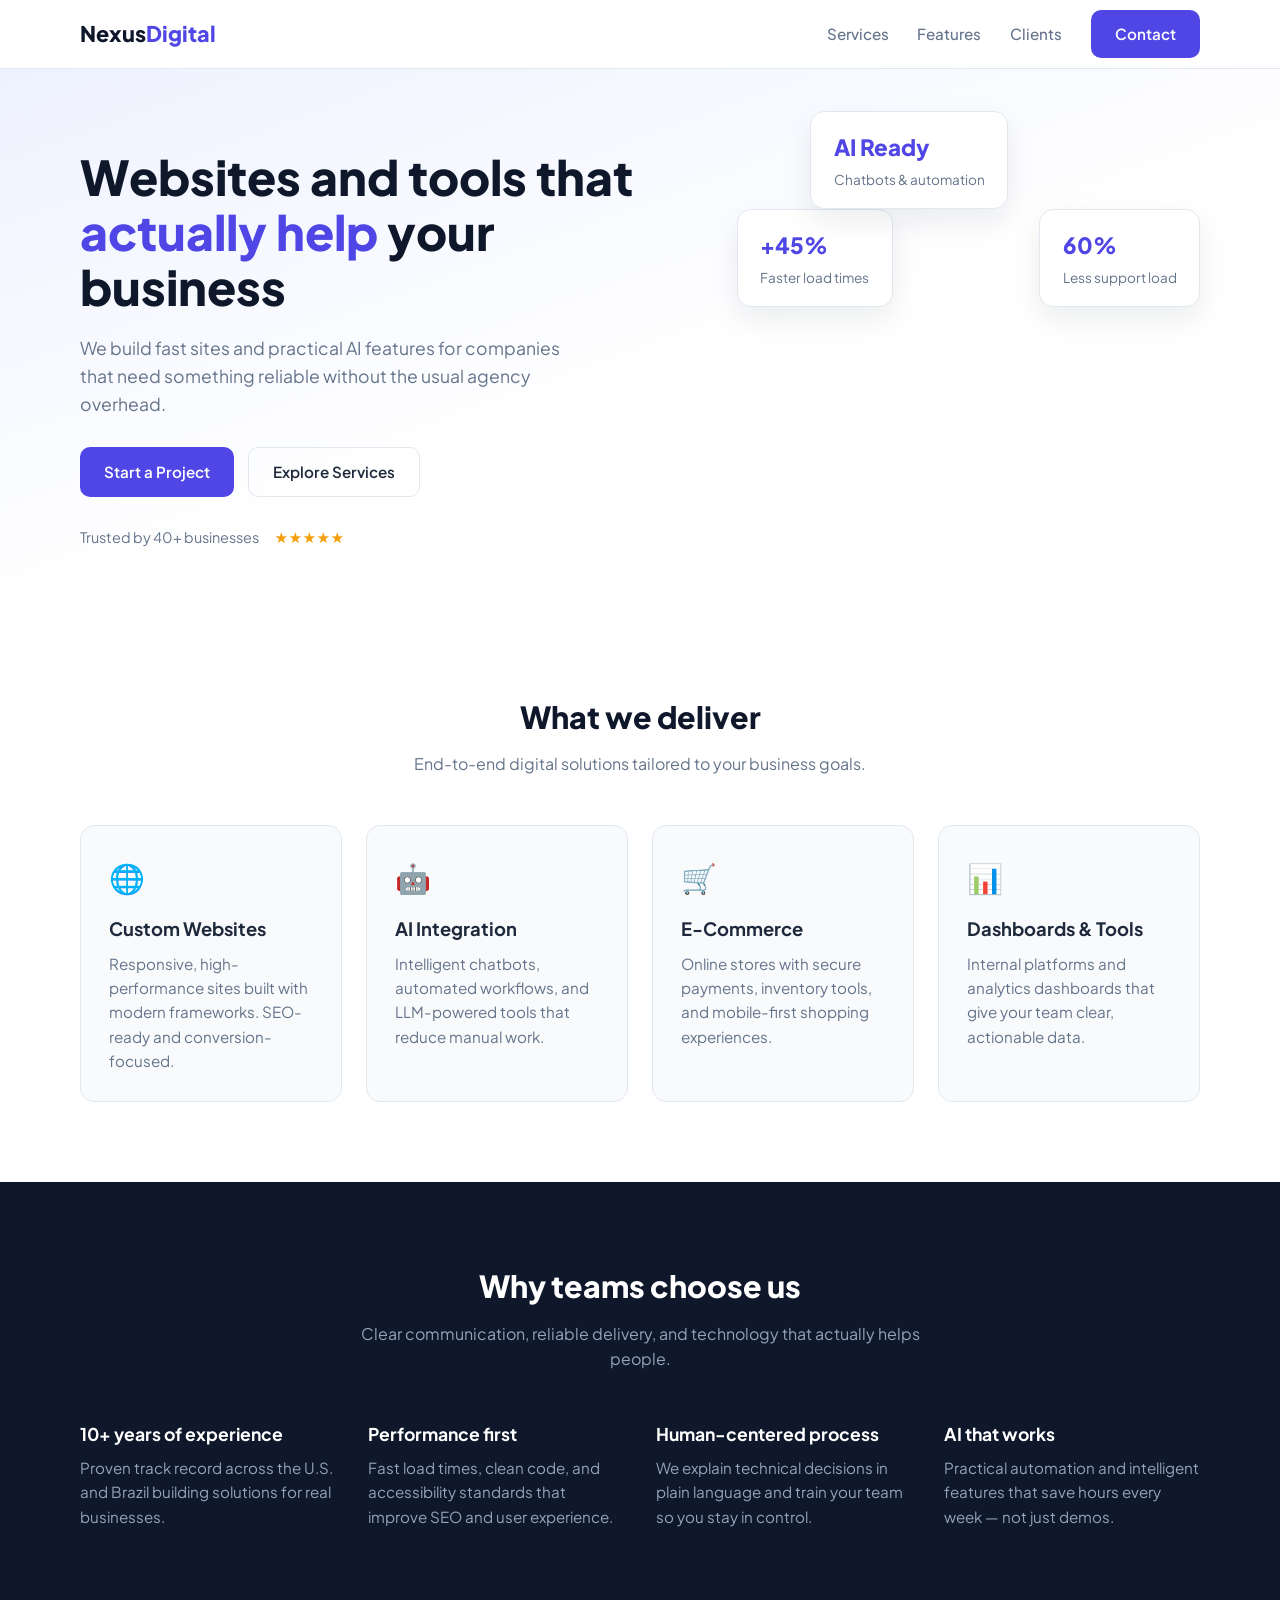
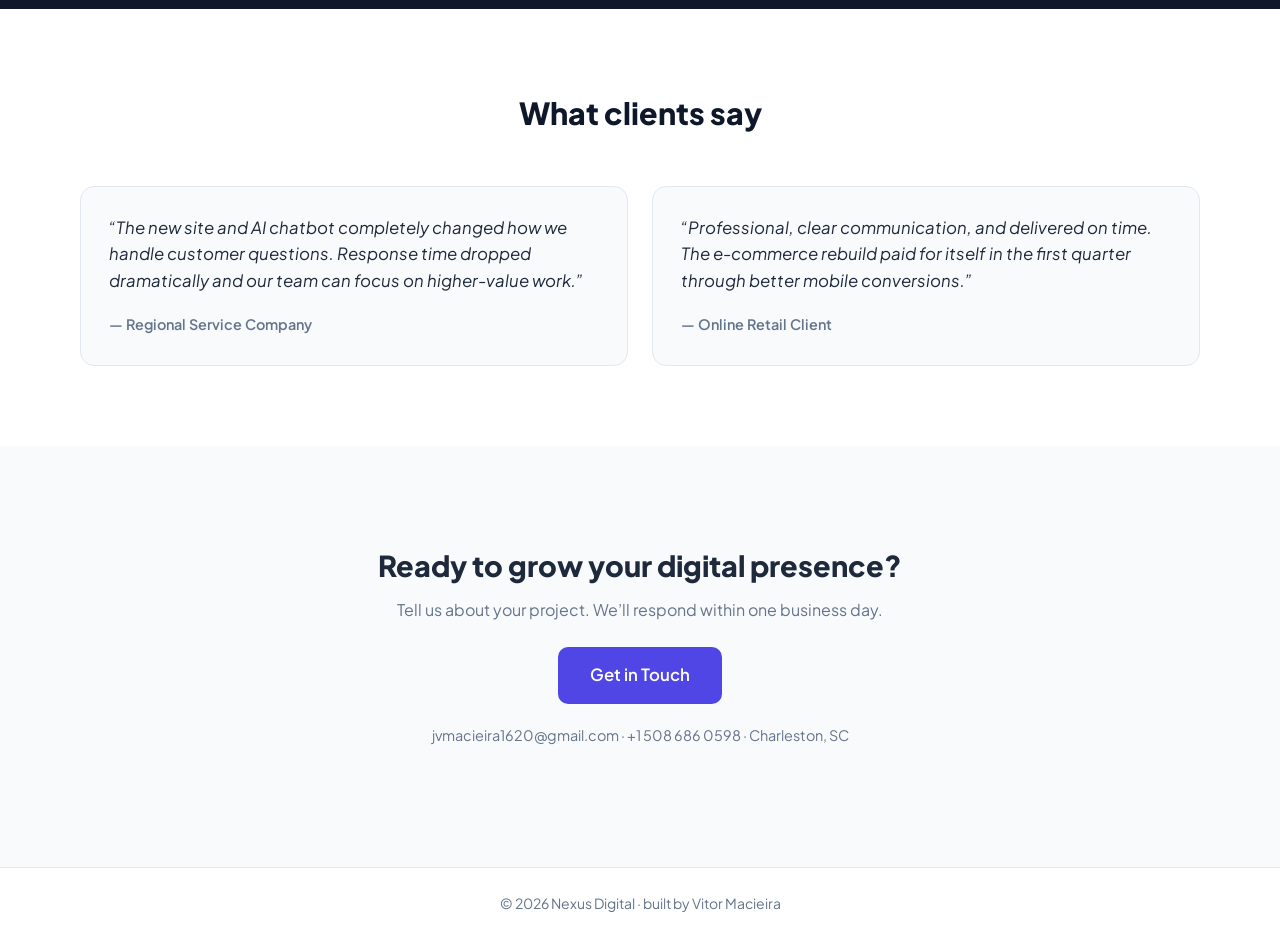
<file: business-landing/index.html>
<!DOCTYPE html>
<html lang="en">
<head>
  <meta charset="UTF-8" />
  <meta name="viewport" content="width=device-width, initial-scale=1.0" />
  <title>Nexus Digital</title>
  <meta name="description" content="Web development, AI tools and digital solutions for small and mid-size businesses." />
  <link rel="preconnect" href="https://fonts.googleapis.com" />
  <link href="https://fonts.googleapis.com/css2?family=Plus+Jakarta+Sans:wght@400;500;600;700;800&display=swap" rel="stylesheet" />
  <link rel="stylesheet" href="styles.css" />
</head>
<body>
  <header class="header">
    <div class="container nav">
      <a href="#" class="logo">Nexus<span>Digital</span></a>
      <nav>
        <a href="#services">Services</a>
        <a href="#features">Features</a>
        <a href="#testimonials">Clients</a>
        <a href="#contact" class="btn btn-nav">Contact</a>
      </nav>
    </div>
  </header>

  <section class="hero">
    <div class="container hero-inner">
      <div class="hero-text">
        <h1>Websites and tools that <span>actually help</span> your business</h1>
        <p>
          We build fast sites and practical AI features for companies that need
          something reliable without the usual agency overhead.
        </p>
        <div class="hero-ctas">
          <a href="#contact" class="btn btn-primary">Start a Project</a>
          <a href="#services" class="btn btn-ghost">Explore Services</a>
        </div>
        <div class="trust">
          <span>Trusted by 40+ businesses</span>
          <span class="stars">★★★★★</span>
        </div>
      </div>
      <div class="hero-visual">
        <div class="card-stack">
          <div class="float-card c1">
            <strong>+45%</strong>
            <span>Faster load times</span>
          </div>
          <div class="float-card c2">
            <strong>60%</strong>
            <span>Less support load</span>
          </div>
          <div class="float-card c3">
            <strong>AI Ready</strong>
            <span>Chatbots & automation</span>
          </div>
        </div>
      </div>
    </div>
  </section>

  <section id="services" class="section">
    <div class="container">
      <div class="section-head">
        <h2>What we deliver</h2>
        <p>End-to-end digital solutions tailored to your business goals.</p>
      </div>
      <div class="services-grid">
        <article class="service">
          <div class="icon">🌐</div>
          <h3>Custom Websites</h3>
          <p>Responsive, high-performance sites built with modern frameworks. SEO-ready and conversion-focused.</p>
        </article>
        <article class="service">
          <div class="icon">🤖</div>
          <h3>AI Integration</h3>
          <p>Intelligent chatbots, automated workflows, and LLM-powered tools that reduce manual work.</p>
        </article>
        <article class="service">
          <div class="icon">🛒</div>
          <h3>E-Commerce</h3>
          <p>Online stores with secure payments, inventory tools, and mobile-first shopping experiences.</p>
        </article>
        <article class="service">
          <div class="icon">📊</div>
          <h3>Dashboards & Tools</h3>
          <p>Internal platforms and analytics dashboards that give your team clear, actionable data.</p>
        </article>
      </div>
    </div>
  </section>

  <section id="features" class="section section-dark">
    <div class="container">
      <div class="section-head light">
        <h2>Why teams choose us</h2>
        <p>Clear communication, reliable delivery, and technology that actually helps people.</p>
      </div>
      <div class="features-list">
        <div class="feature">
          <h3>10+ years of experience</h3>
          <p>Proven track record across the U.S. and Brazil building solutions for real businesses.</p>
        </div>
        <div class="feature">
          <h3>Performance first</h3>
          <p>Fast load times, clean code, and accessibility standards that improve SEO and user experience.</p>
        </div>
        <div class="feature">
          <h3>Human-centered process</h3>
          <p>We explain technical decisions in plain language and train your team so you stay in control.</p>
        </div>
        <div class="feature">
          <h3>AI that works</h3>
          <p>Practical automation and intelligent features that save hours every week — not just demos.</p>
        </div>
      </div>
    </div>
  </section>

  <section id="testimonials" class="section">
    <div class="container">
      <div class="section-head">
        <h2>What clients say</h2>
      </div>
      <div class="testimonials">
        <blockquote>
          <p>“The new site and AI chatbot completely changed how we handle customer questions. Response time dropped dramatically and our team can focus on higher-value work.”</p>
          <cite>— Regional Service Company</cite>
        </blockquote>
        <blockquote>
          <p>“Professional, clear communication, and delivered on time. The e-commerce rebuild paid for itself in the first quarter through better mobile conversions.”</p>
          <cite>— Online Retail Client</cite>
        </blockquote>
      </div>
    </div>
  </section>

  <section id="contact" class="section cta-section">
    <div class="container cta-box">
      <h2>Ready to grow your digital presence?</h2>
      <p>Tell us about your project. We’ll respond within one business day.</p>
      <a href="mailto:jvmacieira1620@gmail.com" class="btn btn-primary btn-lg">Get in Touch</a>
      <p class="cta-meta">jvmacieira1620@gmail.com · +1 508 686 0598 · Charleston, SC</p>
    </div>
  </section>

  <footer class="footer">
    <div class="container">
      <p>© 2026 Nexus Digital · built by Vitor Macieira</p>
    </div>
  </footer>
</body>
</html>
</file>
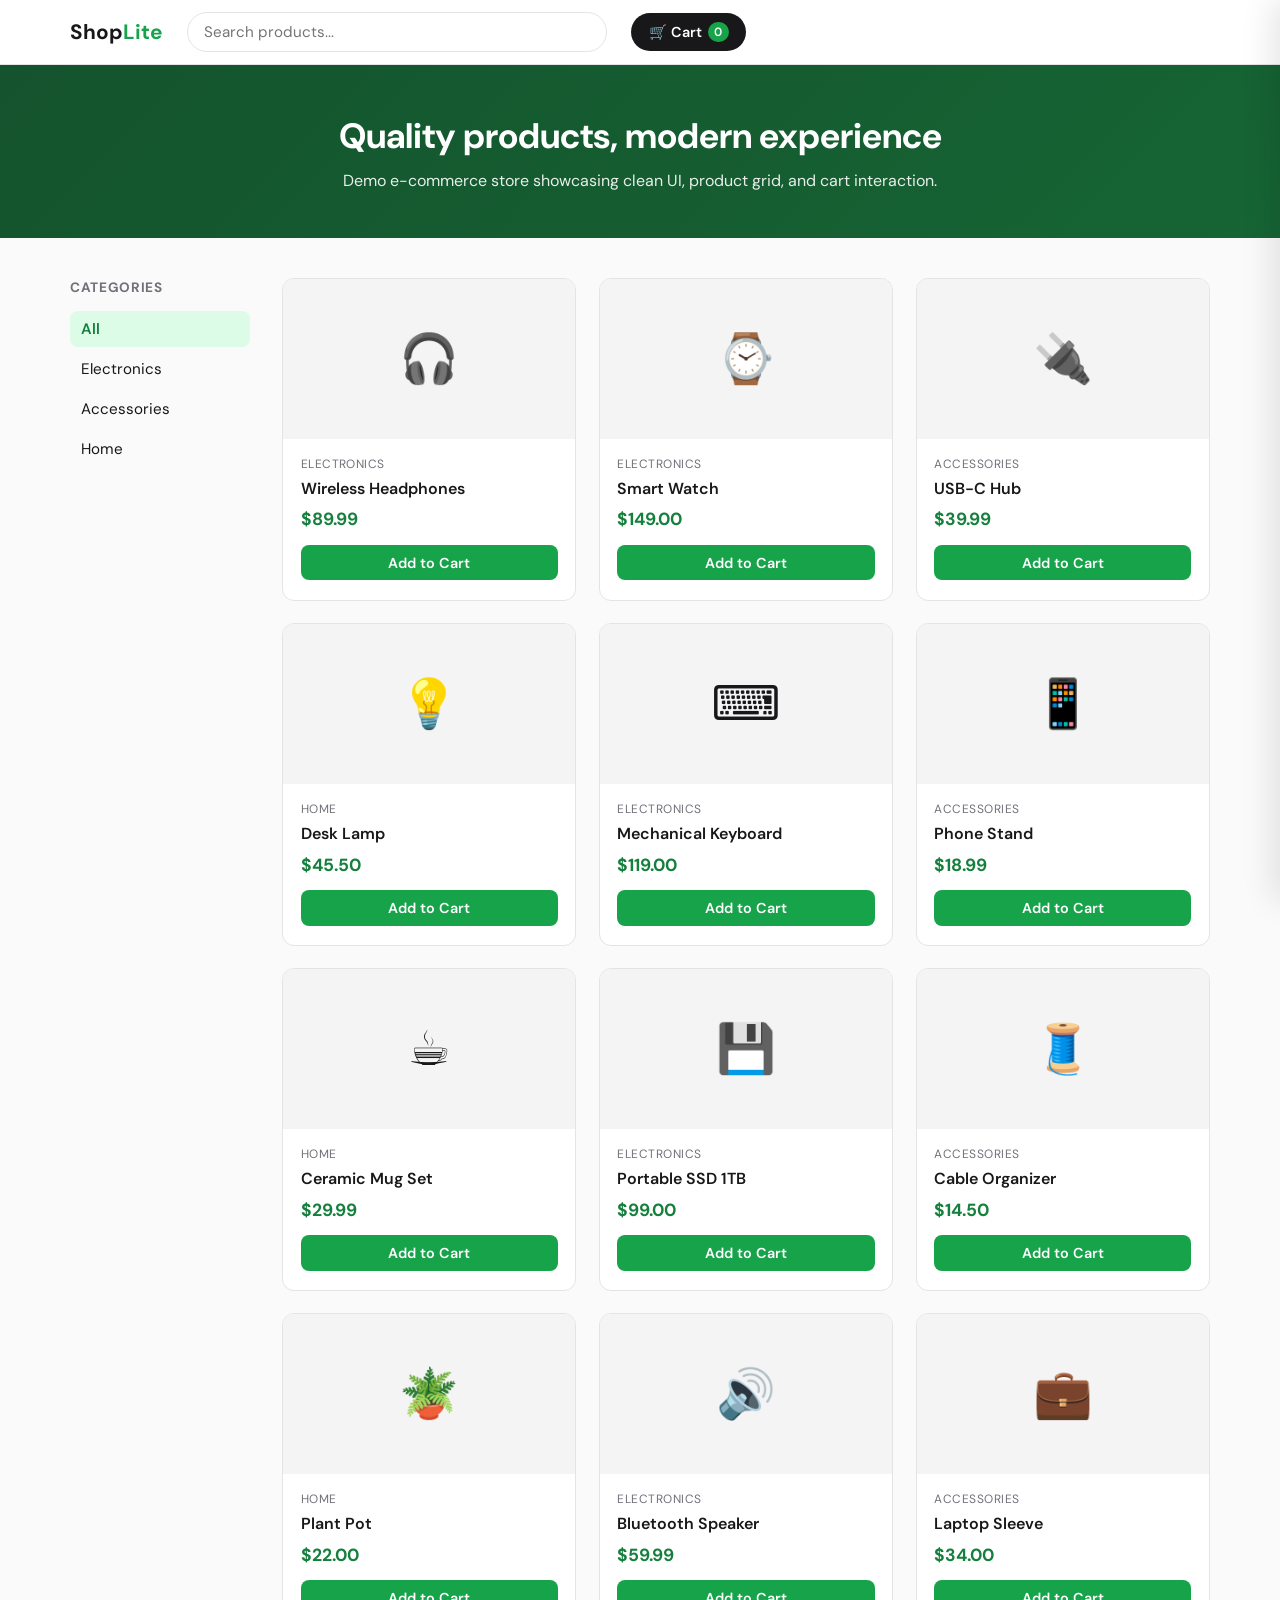
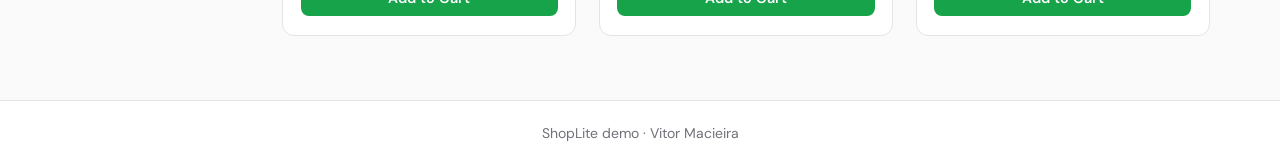
<file: ecommerce-demo/index.html>
<!DOCTYPE html>
<html lang="en">
<head>
  <meta charset="UTF-8" />
  <meta name="viewport" content="width=device-width, initial-scale=1.0" />
  <title>ShopLite | Demo Store</title>
  <link rel="preconnect" href="https://fonts.googleapis.com" />
  <link href="https://fonts.googleapis.com/css2?family=DM+Sans:wght@400;500;600;700&display=swap" rel="stylesheet" />
  <link rel="stylesheet" href="styles.css" />
</head>
<body>
  <header class="header">
    <div class="container bar">
      <a href="#" class="logo">Shop<span>Lite</span></a>
      <div class="search">
        <input type="search" placeholder="Search products..." id="search" />
      </div>
      <button class="cart-btn" id="cart-toggle">
        🛒 Cart <span class="badge" id="cart-count">0</span>
      </button>
    </div>
  </header>

  <section class="banner">
    <div class="container">
      <h1>Quality products, modern experience</h1>
      <p>Demo e-commerce store showcasing clean UI, product grid, and cart interaction.</p>
    </div>
  </section>

  <main class="container main">
    <aside class="filters">
      <h3>Categories</h3>
      <button class="filter active" data-cat="all">All</button>
      <button class="filter" data-cat="electronics">Electronics</button>
      <button class="filter" data-cat="accessories">Accessories</button>
      <button class="filter" data-cat="home">Home</button>
    </aside>

    <section class="products" id="products">
      <!-- filled by JS -->
    </section>
  </main>

  <div class="overlay" id="overlay"></div>
  <aside class="cart-drawer" id="cart-drawer">
    <div class="cart-head">
      <h2>Your Cart</h2>
      <button id="close-cart">✕</button>
    </div>
    <div class="cart-items" id="cart-items"></div>
    <div class="cart-footer">
      <div class="total">Total: <strong id="cart-total">$0.00</strong></div>
      <button class="btn checkout" id="checkout">Checkout (Demo)</button>
    </div>
  </aside>

  <footer class="footer">
    <div class="container">
      <p>ShopLite demo · Vitor Macieira</p>
    </div>
  </footer>

  <script src="script.js"></script>
</body>
</html>
</file>
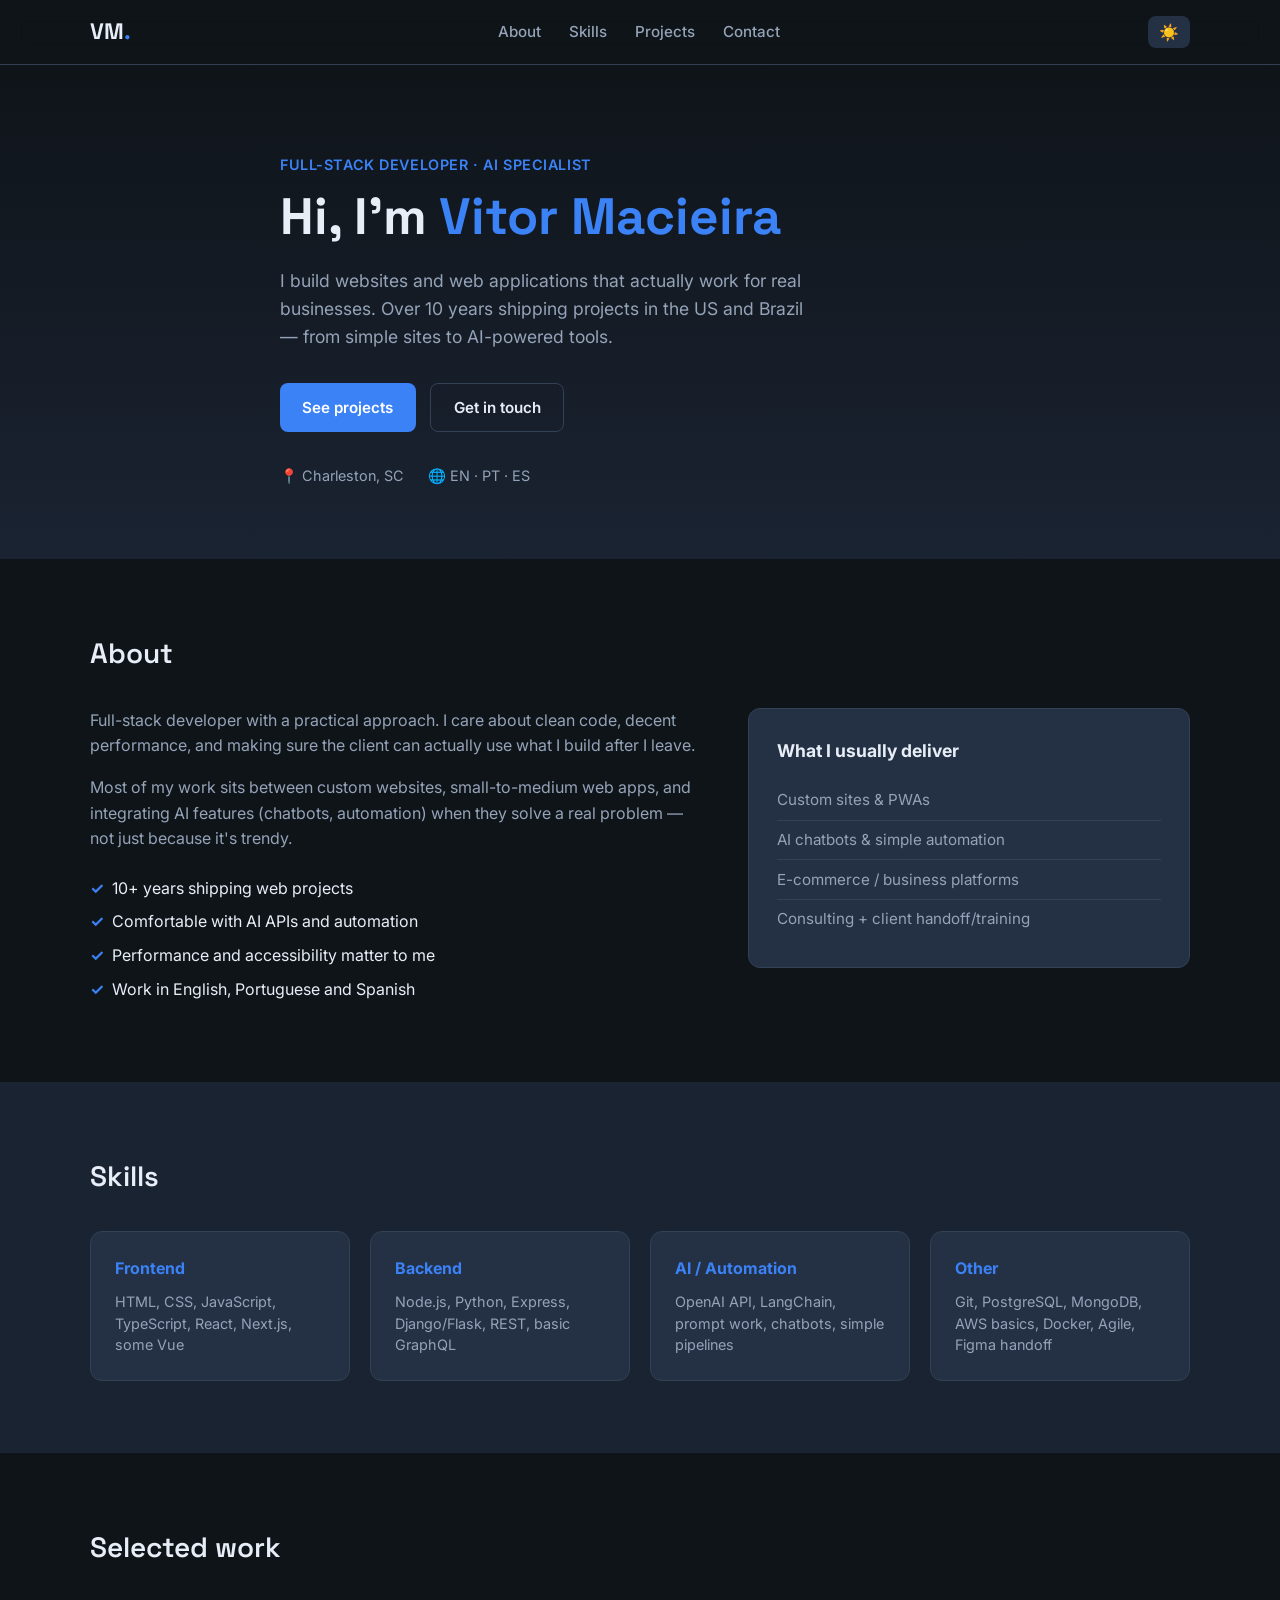
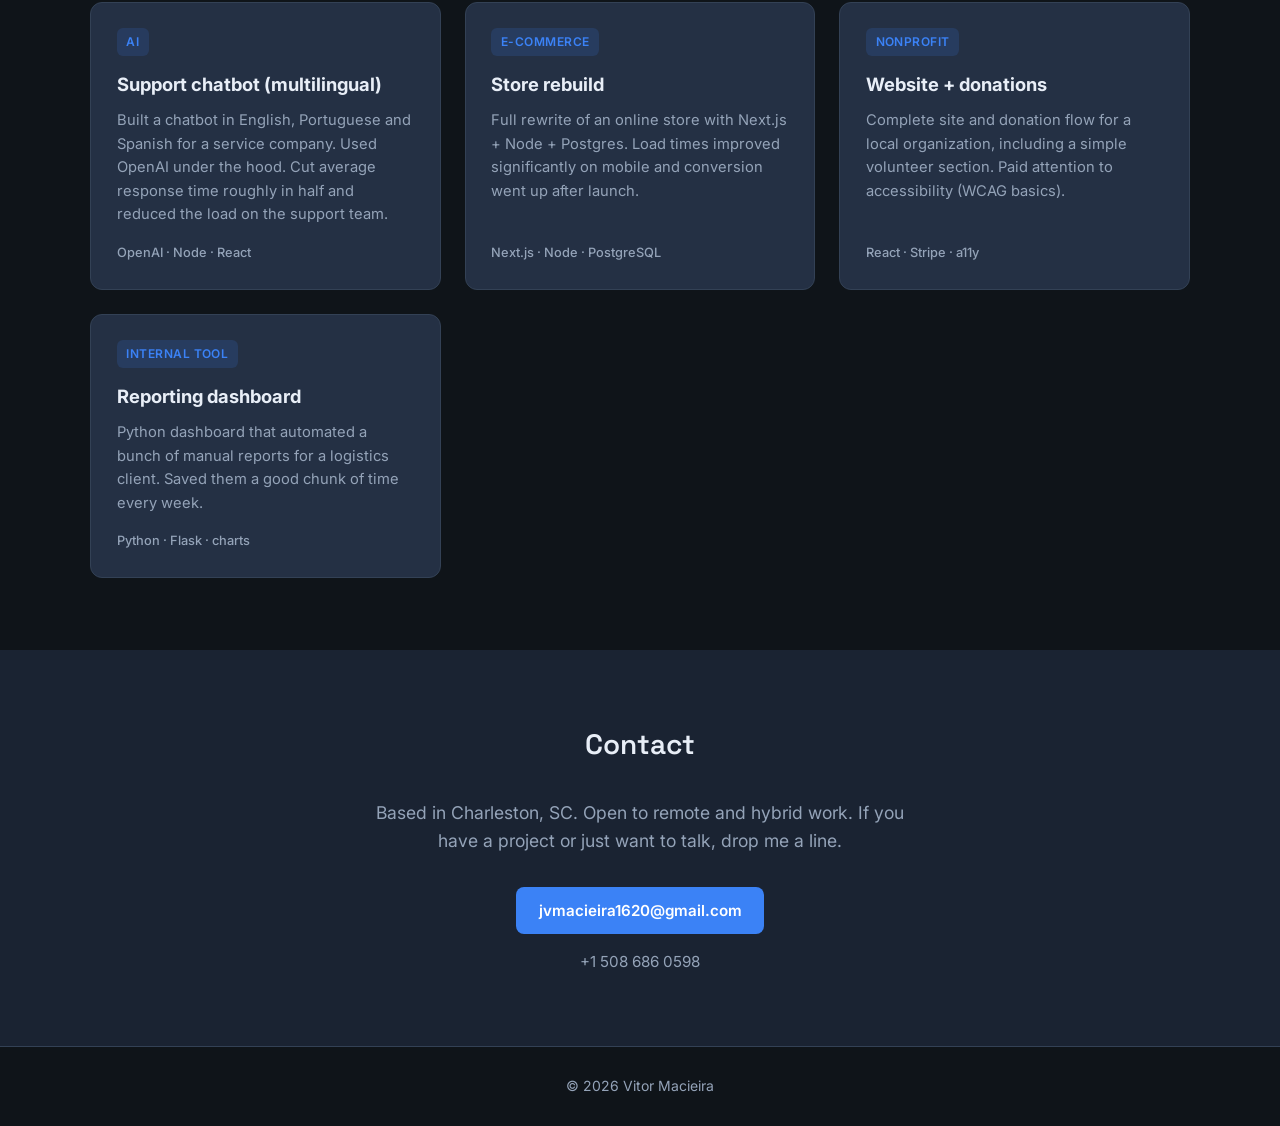
<file: portfolio-ai/index.html>
<!DOCTYPE html>
<html lang="en">
<head>
  <meta charset="UTF-8">
  <meta name="viewport" content="width=device-width, initial-scale=1.0">
  <title>Vitor Macieira – Full-Stack Developer</title>
  <meta name="description" content="Portfolio of Vitor Macieira. Full-stack developer focused on web apps and practical AI integration.">
  <link rel="preconnect" href="https://fonts.googleapis.com">
  <link rel="preconnect" href="https://fonts.gstatic.com" crossorigin>
  <link href="https://fonts.googleapis.com/css2?family=Inter:wght@400;500;600;700&family=Space+Grotesk:wght@500;600;700&display=swap" rel="stylesheet">
  <link rel="stylesheet" href="styles.css">
</head>
<body>
  <header class="header">
    <div class="container nav">
      <a href="#home" class="logo">VM<span>.</span></a>
      <nav class="nav-links">
        <a href="#about">About</a>
        <a href="#skills">Skills</a>
        <a href="#projects">Projects</a>
        <a href="#contact">Contact</a>
      </nav>
      <button class="btn btn-sm" id="theme-toggle" aria-label="Toggle dark/light mode">☀️</button>
    </div>
  </header>

  <section id="home" class="hero">
    <div class="container hero-content">
      <p class="eyebrow">Full-Stack Developer · AI Specialist</p>
      <h1>Hi, I'm <span>Vitor Macieira</span></h1>
      <p class="lead">
        I build websites and web applications that actually work for real businesses.
        Over 10 years shipping projects in the US and Brazil — from simple sites to AI-powered tools.
      </p>
      <div class="hero-actions">
        <a href="#projects" class="btn btn-primary">See projects</a>
        <a href="#contact" class="btn btn-outline">Get in touch</a>
      </div>
      <div class="hero-meta">
        <span>📍 Charleston, SC</span>
        <span>🌐 EN · PT · ES</span>
      </div>
    </div>
  </section>

  <section id="about" class="section">
    <div class="container">
      <h2 class="section-title">About</h2>
      <div class="about-grid">
        <div class="about-text">
          <p>
            Full-stack developer with a practical approach. I care about clean code, decent performance,
            and making sure the client can actually use what I build after I leave.
          </p>
          <p>
            Most of my work sits between custom websites, small-to-medium web apps, and integrating
            AI features (chatbots, automation) when they solve a real problem — not just because it's trendy.
          </p>
          <ul class="highlights">
            <li>10+ years shipping web projects</li>
            <li>Comfortable with AI APIs and automation</li>
            <li>Performance and accessibility matter to me</li>
            <li>Work in English, Portuguese and Spanish</li>
          </ul>
        </div>
        <div class="about-card">
          <h3>What I usually deliver</h3>
          <ul>
            <li>Custom sites & PWAs</li>
            <li>AI chatbots & simple automation</li>
            <li>E-commerce / business platforms</li>
            <li>Consulting + client handoff/training</li>
          </ul>
        </div>
      </div>
    </div>
  </section>

  <section id="skills" class="section section-alt">
    <div class="container">
      <h2 class="section-title">Skills</h2>
      <div class="skills-grid">
        <div class="skill-card">
          <h3>Frontend</h3>
          <p>HTML, CSS, JavaScript, TypeScript, React, Next.js, some Vue</p>
        </div>
        <div class="skill-card">
          <h3>Backend</h3>
          <p>Node.js, Python, Express, Django/Flask, REST, basic GraphQL</p>
        </div>
        <div class="skill-card">
          <h3>AI / Automation</h3>
          <p>OpenAI API, LangChain, prompt work, chatbots, simple pipelines</p>
        </div>
        <div class="skill-card">
          <h3>Other</h3>
          <p>Git, PostgreSQL, MongoDB, AWS basics, Docker, Agile, Figma handoff</p>
        </div>
      </div>
    </div>
  </section>

  <section id="projects" class="section">
    <div class="container">
      <h2 class="section-title">Selected work</h2>
      <div class="projects-grid">
        <article class="project-card">
          <div class="project-tag">AI</div>
          <h3>Support chatbot (multilingual)</h3>
          <p>
            Built a chatbot in English, Portuguese and Spanish for a service company.
            Used OpenAI under the hood. Cut average response time roughly in half and reduced
            the load on the support team.
          </p>
          <div class="project-tech">OpenAI · Node · React</div>
        </article>
        <article class="project-card">
          <div class="project-tag">E-commerce</div>
          <h3>Store rebuild</h3>
          <p>
            Full rewrite of an online store with Next.js + Node + Postgres.
            Load times improved significantly on mobile and conversion went up after launch.
          </p>
          <div class="project-tech">Next.js · Node · PostgreSQL</div>
        </article>
        <article class="project-card">
          <div class="project-tag">Nonprofit</div>
          <h3>Website + donations</h3>
          <p>
            Complete site and donation flow for a local organization, including a simple
            volunteer section. Paid attention to accessibility (WCAG basics).
          </p>
          <div class="project-tech">React · Stripe · a11y</div>
        </article>
        <article class="project-card">
          <div class="project-tag">Internal tool</div>
          <h3>Reporting dashboard</h3>
          <p>
            Python dashboard that automated a bunch of manual reports for a logistics client.
            Saved them a good chunk of time every week.
          </p>
          <div class="project-tech">Python · Flask · charts</div>
        </article>
      </div>
    </div>
  </section>

  <section id="contact" class="section section-alt">
    <div class="container contact-block">
      <h2 class="section-title">Contact</h2>
      <p class="lead">
        Based in Charleston, SC. Open to remote and hybrid work.
        If you have a project or just want to talk, drop me a line.
      </p>
      <div class="contact-info">
        <a href="mailto:jvmacieira1620@gmail.com" class="btn btn-primary">jvmacieira1620@gmail.com</a>
        <p>+1 508 686 0598</p>
      </div>
    </div>
  </section>

  <footer class="footer">
    <div class="container">
      <p>© 2026 Vitor Macieira</p>
    </div>
  </footer>

  <script src="script.js"></script>
</body>
</html>
</file>
<file: business-landing/styles.css>
:root {
  --bg: #ffffff;
  --bg-soft: #f8fafc;
  --dark: #0f172a;
  --text: #1e293b;
  --muted: #64748b;
  --accent: #4f46e5;
  --accent-light: #6366f1;
  --border: #e2e8f0;
  --radius: 14px;
  --font: "Plus Jakarta Sans", system-ui, sans-serif;
}

*, *::before, *::after { box-sizing: border-box; margin: 0; padding: 0; }
html { scroll-behavior: smooth; }
body {
  font-family: var(--font);
  color: var(--text);
  background: var(--bg);
  line-height: 1.6;
}

.container { width: min(1120px, 92%); margin: 0 auto; }

/* Header */
.header {
  position: sticky;
  top: 0;
  z-index: 50;
  background: rgba(255,255,255,0.92);
  backdrop-filter: blur(10px);
  border-bottom: 1px solid var(--border);
}
.nav {
  display: flex;
  align-items: center;
  justify-content: space-between;
  height: 68px;
}
.logo {
  font-weight: 800;
  font-size: 1.35rem;
  color: var(--dark);
  text-decoration: none;
}
.logo span { color: var(--accent); }
.nav nav {
  display: flex;
  align-items: center;
  gap: 1.8rem;
}
.nav nav a {
  text-decoration: none;
  color: var(--muted);
  font-weight: 500;
  font-size: 0.95rem;
  transition: color 0.2s;
}
.nav nav a:hover { color: var(--accent); }
.btn-nav {
  background: var(--accent) !important;
  color: #fff !important;
  padding: 0.5rem 1.1rem;
  border-radius: 8px;
  font-weight: 600 !important;
}

/* Buttons */
.btn {
  display: inline-flex;
  align-items: center;
  justify-content: center;
  padding: 0.75rem 1.5rem;
  border-radius: 10px;
  font-weight: 600;
  font-size: 0.95rem;
  text-decoration: none;
  border: none;
  cursor: pointer;
  transition: all 0.2s;
}
.btn-primary {
  background: var(--accent);
  color: #fff;
}
.btn-primary:hover {
  background: var(--accent-light);
  transform: translateY(-2px);
  box-shadow: 0 8px 20px rgba(79, 70, 229, 0.25);
}
.btn-ghost {
  background: transparent;
  color: var(--text);
  border: 1.5px solid var(--border);
}
.btn-ghost:hover { border-color: var(--accent); color: var(--accent); }
.btn-lg { padding: 0.95rem 2rem; font-size: 1.05rem; }

/* Hero */
.hero {
  padding: 5rem 0 4rem;
  background: linear-gradient(160deg, #eef2ff 0%, #ffffff 55%);
}
.hero-inner {
  display: grid;
  grid-template-columns: 1.2fr 1fr;
  gap: 3rem;
  align-items: center;
}
.hero-text h1 {
  font-size: clamp(2.1rem, 4.5vw, 3rem);
  font-weight: 800;
  line-height: 1.15;
  color: var(--dark);
  margin-bottom: 1.2rem;
}
.hero-text h1 span { color: var(--accent); }
.hero-text p {
  font-size: 1.1rem;
  color: var(--muted);
  max-width: 480px;
  margin-bottom: 1.8rem;
}
.hero-ctas {
  display: flex;
  flex-wrap: wrap;
  gap: 0.9rem;
  margin-bottom: 1.8rem;
}
.trust {
  display: flex;
  align-items: center;
  gap: 1rem;
  font-size: 0.9rem;
  color: var(--muted);
}
.stars { color: #f59e0b; letter-spacing: 1px; }

/* Float cards */
.hero-visual { position: relative; min-height: 280px; }
.card-stack { position: relative; height: 100%; }
.float-card {
  position: absolute;
  background: #fff;
  border: 1px solid var(--border);
  border-radius: 14px;
  padding: 1.1rem 1.4rem;
  box-shadow: 0 12px 30px rgba(15, 23, 42, 0.08);
  display: flex;
  flex-direction: column;
  gap: 0.2rem;
}
.float-card strong {
  font-size: 1.4rem;
  color: var(--accent);
  font-weight: 800;
}
.float-card span {
  font-size: 0.85rem;
  color: var(--muted);
}
.c1 { top: 10%; left: 5%; }
.c2 { top: 40%; right: 0; }
.c3 { bottom: 5%; left: 20%; }

/* Sections */
.section { padding: 5rem 0; }
.section-dark {
  background: var(--dark);
  color: #e2e8f0;
}
.section-head {
  text-align: center;
  max-width: 560px;
  margin: 0 auto 3rem;
}
.section-head h2 {
  font-size: 1.9rem;
  font-weight: 800;
  color: var(--dark);
  margin-bottom: 0.6rem;
}
.section-head p { color: var(--muted); }
.section-head.light h2 { color: #fff; }
.section-head.light p { color: #94a3b8; }

/* Services */
.services-grid {
  display: grid;
  grid-template-columns: repeat(auto-fit, minmax(240px, 1fr));
  gap: 1.5rem;
}
.service {
  background: var(--bg-soft);
  border: 1px solid var(--border);
  border-radius: var(--radius);
  padding: 1.75rem;
  transition: transform 0.2s, box-shadow 0.2s;
}
.service:hover {
  transform: translateY(-4px);
  box-shadow: 0 12px 28px rgba(15, 23, 42, 0.07);
}
.service .icon { font-size: 1.8rem; margin-bottom: 0.9rem; }
.service h3 {
  font-size: 1.15rem;
  font-weight: 700;
  margin-bottom: 0.5rem;
}
.service p {
  font-size: 0.95rem;
  color: var(--muted);
}

/* Features */
.features-list {
  display: grid;
  grid-template-columns: repeat(auto-fit, minmax(240px, 1fr));
  gap: 2rem;
}
.feature h3 {
  font-size: 1.1rem;
  font-weight: 700;
  color: #fff;
  margin-bottom: 0.5rem;
}
.feature p { color: #94a3b8; font-size: 0.95rem; }

/* Testimonials */
.testimonials {
  display: grid;
  grid-template-columns: repeat(auto-fit, minmax(300px, 1fr));
  gap: 1.5rem;
}
blockquote {
  background: var(--bg-soft);
  border: 1px solid var(--border);
  border-radius: var(--radius);
  padding: 1.75rem;
}
blockquote p {
  font-size: 1.05rem;
  color: var(--text);
  margin-bottom: 1rem;
  font-style: italic;
}
blockquote cite {
  font-size: 0.9rem;
  color: var(--muted);
  font-style: normal;
  font-weight: 600;
}

/* CTA */
.cta-section { background: var(--bg-soft); }
.cta-box {
  text-align: center;
  max-width: 580px;
  margin: 0 auto;
  padding: 1rem 0;
}
.cta-box h2 {
  font-size: 1.8rem;
  font-weight: 800;
  margin-bottom: 0.6rem;
}
.cta-box > p {
  color: var(--muted);
  margin-bottom: 1.5rem;
}
.cta-meta {
  margin-top: 1.25rem;
  font-size: 0.9rem;
  color: var(--muted);
}

/* Footer */
.footer {
  padding: 1.5rem 0;
  border-top: 1px solid var(--border);
  text-align: center;
  font-size: 0.875rem;
  color: var(--muted);
}

@media (max-width: 800px) {
  .hero-inner { grid-template-columns: 1fr; }
  .hero-visual { display: none; }
  .nav nav a:not(.btn-nav) { display: none; }
}
</file>
<file: ecommerce-demo/styles.css>
:root {
  --bg: #fafafa;
  --surface: #ffffff;
  --text: #18181b;
  --muted: #71717a;
  --accent: #16a34a;
  --accent-dark: #15803d;
  --border: #e4e4e7;
  --radius: 12px;
  --font: "DM Sans", system-ui, sans-serif;
}

*, *::before, *::after { box-sizing: border-box; margin: 0; padding: 0; }
body {
  font-family: var(--font);
  background: var(--bg);
  color: var(--text);
  line-height: 1.5;
}
.container { width: min(1140px, 94%); margin: 0 auto; }

.header {
  background: var(--surface);
  border-bottom: 1px solid var(--border);
  position: sticky;
  top: 0;
  z-index: 40;
}
.bar {
  display: flex;
  align-items: center;
  gap: 1.5rem;
  height: 64px;
}
.logo {
  font-weight: 700;
  font-size: 1.3rem;
  text-decoration: none;
  color: var(--text);
  white-space: nowrap;
}
.logo span { color: var(--accent); }
.search {
  flex: 1;
  max-width: 420px;
}
.search input {
  width: 100%;
  padding: 0.55rem 1rem;
  border: 1.5px solid var(--border);
  border-radius: 999px;
  font-size: 0.95rem;
  outline: none;
  font-family: inherit;
}
.search input:focus { border-color: var(--accent); }
.cart-btn {
  background: var(--text);
  color: #fff;
  border: none;
  padding: 0.55rem 1.1rem;
  border-radius: 999px;
  font-weight: 600;
  font-size: 0.9rem;
  cursor: pointer;
  display: flex;
  align-items: center;
  gap: 0.4rem;
  font-family: inherit;
}
.badge {
  background: var(--accent);
  color: #fff;
  font-size: 0.75rem;
  min-width: 1.3rem;
  height: 1.3rem;
  border-radius: 999px;
  display: inline-flex;
  align-items: center;
  justify-content: center;
}

.banner {
  background: linear-gradient(135deg, #14532d 0%, #166534 100%);
  color: #fff;
  padding: 2.8rem 0;
  text-align: center;
}
.banner h1 {
  font-size: clamp(1.6rem, 3.5vw, 2.2rem);
  font-weight: 700;
  margin-bottom: 0.4rem;
}
.banner p { opacity: 0.9; font-size: 1rem; }

.main {
  display: grid;
  grid-template-columns: 180px 1fr;
  gap: 2rem;
  padding: 2.5rem 0 4rem;
}

.filters h3 {
  font-size: 0.85rem;
  text-transform: uppercase;
  letter-spacing: 0.05em;
  color: var(--muted);
  margin-bottom: 0.8rem;
}
.filter {
  display: block;
  width: 100%;
  text-align: left;
  background: none;
  border: none;
  padding: 0.5rem 0.7rem;
  border-radius: 8px;
  font-size: 0.95rem;
  color: var(--text);
  cursor: pointer;
  font-family: inherit;
  margin-bottom: 0.25rem;
  transition: background 0.15s;
}
.filter:hover, .filter.active {
  background: #dcfce7;
  color: var(--accent-dark);
  font-weight: 600;
}

.products {
  display: grid;
  grid-template-columns: repeat(auto-fill, minmax(220px, 1fr));
  gap: 1.4rem;
}

.product {
  background: var(--surface);
  border: 1px solid var(--border);
  border-radius: var(--radius);
  overflow: hidden;
  display: flex;
  flex-direction: column;
  transition: box-shadow 0.2s, transform 0.2s;
}
.product:hover {
  box-shadow: 0 10px 25px rgba(0,0,0,0.06);
  transform: translateY(-3px);
}
.product-img {
  height: 160px;
  background: #f4f4f5;
  display: flex;
  align-items: center;
  justify-content: center;
  font-size: 3rem;
}
.product-body {
  padding: 1rem 1.1rem 1.2rem;
  display: flex;
  flex-direction: column;
  flex: 1;
}
.product-cat {
  font-size: 0.75rem;
  text-transform: uppercase;
  letter-spacing: 0.04em;
  color: var(--muted);
  margin-bottom: 0.25rem;
}
.product h3 {
  font-size: 1rem;
  font-weight: 600;
  margin-bottom: 0.35rem;
}
.product .price {
  font-weight: 700;
  font-size: 1.1rem;
  color: var(--accent-dark);
  margin-top: auto;
  margin-bottom: 0.75rem;
}
.add-btn {
  width: 100%;
  padding: 0.55rem;
  background: var(--accent);
  color: #fff;
  border: none;
  border-radius: 8px;
  font-weight: 600;
  font-size: 0.9rem;
  cursor: pointer;
  font-family: inherit;
  transition: background 0.15s;
}
.add-btn:hover { background: var(--accent-dark); }

/* Cart drawer */
.overlay {
  position: fixed;
  inset: 0;
  background: rgba(0,0,0,0.35);
  opacity: 0;
  visibility: hidden;
  transition: all 0.25s;
  z-index: 50;
}
.overlay.open { opacity: 1; visibility: visible; }

.cart-drawer {
  position: fixed;
  top: 0;
  right: 0;
  width: min(360px, 100%);
  height: 100%;
  background: var(--surface);
  box-shadow: -8px 0 30px rgba(0,0,0,0.1);
  transform: translateX(100%);
  transition: transform 0.3s;
  z-index: 60;
  display: flex;
  flex-direction: column;
}
.cart-drawer.open { transform: translateX(0); }

.cart-head {
  display: flex;
  align-items: center;
  justify-content: space-between;
  padding: 1.2rem 1.4rem;
  border-bottom: 1px solid var(--border);
}
.cart-head h2 { font-size: 1.15rem; }
.cart-head button {
  background: none;
  border: none;
  font-size: 1.2rem;
  cursor: pointer;
  color: var(--muted);
}
.cart-items {
  flex: 1;
  overflow-y: auto;
  padding: 1rem 1.4rem;
}
.cart-item {
  display: flex;
  justify-content: space-between;
  align-items: center;
  padding: 0.8rem 0;
  border-bottom: 1px solid var(--border);
}
.cart-item-info { font-size: 0.95rem; }
.cart-item-info small { color: var(--muted); display: block; }
.remove-item {
  background: none;
  border: none;
  color: #ef4444;
  cursor: pointer;
  font-size: 0.85rem;
}
.cart-footer {
  padding: 1.2rem 1.4rem;
  border-top: 1px solid var(--border);
}
.total {
  font-size: 1.05rem;
  margin-bottom: 0.9rem;
}
.btn.checkout {
  width: 100%;
  padding: 0.75rem;
  background: var(--text);
  color: #fff;
  border: none;
  border-radius: 10px;
  font-weight: 600;
  font-size: 1rem;
  cursor: pointer;
  font-family: inherit;
}
.btn.checkout:hover { opacity: 0.9; }
.empty-cart {
  text-align: center;
  color: var(--muted);
  padding: 2rem 0;
}

.footer {
  border-top: 1px solid var(--border);
  padding: 1.4rem 0;
  text-align: center;
  font-size: 0.875rem;
  color: var(--muted);
  background: var(--surface);
}

@media (max-width: 700px) {
  .main { grid-template-columns: 1fr; }
  .filters {
    display: flex;
    flex-wrap: wrap;
    gap: 0.4rem;
    align-items: center;
  }
  .filters h3 { width: 100%; }
  .filter { width: auto; }
  .search { display: none; }
}
</file>
<file: portfolio-ai/styles.css>
:root {
  --bg: #0f1419;
  --bg-alt: #1a2332;
  --surface: #243044;
  --text: #e8eef7;
  --text-muted: #94a3b8;
  --accent: #3b82f6;
  --accent-hover: #2563eb;
  --border: #334155;
  --radius: 12px;
  --font: "Inter", system-ui, sans-serif;
  --font-display: "Space Grotesk", system-ui, sans-serif;
}

[data-theme="light"] {
  --bg: #f8fafc;
  --bg-alt: #ffffff;
  --surface: #f1f5f9;
  --text: #0f172a;
  --text-muted: #64748b;
  --accent: #2563eb;
  --accent-hover: #1d4ed8;
  --border: #e2e8f0;
}

*,
*::before,
*::after {
  box-sizing: border-box;
  margin: 0;
  padding: 0;
}

html {
  scroll-behavior: smooth;
}

body {
  font-family: var(--font);
  background: var(--bg);
  color: var(--text);
  line-height: 1.6;
  transition: background 0.3s, color 0.3s;
}

.container {
  width: min(1100px, 92%);
  margin: 0 auto;
}

/* Header */
.header {
  position: sticky;
  top: 0;
  z-index: 100;
  background: color-mix(in srgb, var(--bg) 90%, transparent);
  backdrop-filter: blur(12px);
  border-bottom: 1px solid var(--border);
}

.nav {
  display: flex;
  align-items: center;
  justify-content: space-between;
  height: 64px;
}

.logo {
  font-family: var(--font-display);
  font-weight: 700;
  font-size: 1.4rem;
  color: var(--text);
  text-decoration: none;
}

.logo span {
  color: var(--accent);
}

.nav-links {
  display: flex;
  gap: 1.75rem;
}

.nav-links a {
  color: var(--text-muted);
  text-decoration: none;
  font-size: 0.95rem;
  font-weight: 500;
  transition: color 0.2s;
}

.nav-links a:hover {
  color: var(--accent);
}

/* Buttons */
.btn {
  display: inline-flex;
  align-items: center;
  justify-content: center;
  padding: 0.7rem 1.4rem;
  border-radius: 8px;
  font-weight: 600;
  font-size: 0.95rem;
  text-decoration: none;
  border: none;
  cursor: pointer;
  transition: all 0.2s;
}

.btn-sm {
  padding: 0.4rem 0.7rem;
  font-size: 1rem;
  background: var(--surface);
  color: var(--text);
}

.btn-primary {
  background: var(--accent);
  color: #fff;
}

.btn-primary:hover {
  background: var(--accent-hover);
  transform: translateY(-1px);
}

.btn-outline {
  background: transparent;
  color: var(--text);
  border: 1.5px solid var(--border);
}

.btn-outline:hover {
  border-color: var(--accent);
  color: var(--accent);
}

/* Hero */
.hero {
  padding: 5.5rem 0 4.5rem;
  background: linear-gradient(180deg, var(--bg) 0%, var(--bg-alt) 100%);
}

.hero-content {
  max-width: 720px;
}

.eyebrow {
  color: var(--accent);
  font-weight: 600;
  font-size: 0.9rem;
  letter-spacing: 0.04em;
  text-transform: uppercase;
  margin-bottom: 0.75rem;
}

.hero h1 {
  font-family: var(--font-display);
  font-size: clamp(2.2rem, 5vw, 3.2rem);
  font-weight: 700;
  line-height: 1.15;
  margin-bottom: 1.25rem;
}

.hero h1 span {
  color: var(--accent);
}

.lead {
  font-size: 1.1rem;
  color: var(--text-muted);
  margin-bottom: 2rem;
  max-width: 540px;
}

.hero-actions {
  display: flex;
  flex-wrap: wrap;
  gap: 0.9rem;
  margin-bottom: 2rem;
}

.hero-meta {
  display: flex;
  flex-wrap: wrap;
  gap: 1.5rem;
  font-size: 0.9rem;
  color: var(--text-muted);
}

/* Sections */
.section {
  padding: 4.5rem 0;
}

.section-alt {
  background: var(--bg-alt);
}

.section-title {
  font-family: var(--font-display);
  font-size: 1.75rem;
  font-weight: 600;
  margin-bottom: 2rem;
}

/* About */
.about-grid {
  display: grid;
  grid-template-columns: 1.4fr 1fr;
  gap: 2.5rem;
  align-items: start;
}

.about-text p {
  color: var(--text-muted);
  margin-bottom: 1rem;
}

.highlights {
  list-style: none;
  margin-top: 1.5rem;
}

.highlights li {
  position: relative;
  padding-left: 1.4rem;
  margin-bottom: 0.5rem;
  color: var(--text);
}

.highlights li::before {
  content: "✓";
  position: absolute;
  left: 0;
  color: var(--accent);
  font-weight: 700;
}

.about-card {
  background: var(--surface);
  border: 1px solid var(--border);
  border-radius: var(--radius);
  padding: 1.75rem;
}

.about-card h3 {
  font-size: 1.1rem;
  margin-bottom: 1rem;
}

.about-card ul {
  list-style: none;
}

.about-card li {
  padding: 0.45rem 0;
  border-bottom: 1px solid var(--border);
  color: var(--text-muted);
  font-size: 0.95rem;
}

.about-card li:last-child {
  border-bottom: none;
}

/* Skills */
.skills-grid {
  display: grid;
  grid-template-columns: repeat(auto-fit, minmax(230px, 1fr));
  gap: 1.25rem;
}

.skill-card {
  background: var(--surface);
  border: 1px solid var(--border);
  border-radius: var(--radius);
  padding: 1.5rem;
  transition: border-color 0.2s, transform 0.2s;
}

.skill-card:hover {
  border-color: var(--accent);
  transform: translateY(-3px);
}

.skill-card h3 {
  font-size: 1rem;
  margin-bottom: 0.6rem;
  color: var(--accent);
}

.skill-card p {
  font-size: 0.9rem;
  color: var(--text-muted);
  line-height: 1.5;
}

/* Projects */
.projects-grid {
  display: grid;
  grid-template-columns: repeat(auto-fit, minmax(280px, 1fr));
  gap: 1.5rem;
}

.project-card {
  background: var(--surface);
  border: 1px solid var(--border);
  border-radius: var(--radius);
  padding: 1.6rem;
  display: flex;
  flex-direction: column;
  transition: border-color 0.2s, transform 0.2s;
}

.project-card:hover {
  border-color: var(--accent);
  transform: translateY(-4px);
}

.project-tag {
  display: inline-block;
  font-size: 0.75rem;
  font-weight: 600;
  text-transform: uppercase;
  letter-spacing: 0.04em;
  color: var(--accent);
  background: color-mix(in srgb, var(--accent) 15%, transparent);
  padding: 0.25rem 0.6rem;
  border-radius: 6px;
  margin-bottom: 0.9rem;
  width: fit-content;
}

.project-card h3 {
  font-size: 1.15rem;
  margin-bottom: 0.6rem;
}

.project-card p {
  font-size: 0.92rem;
  color: var(--text-muted);
  flex: 1;
  margin-bottom: 1rem;
}

.project-tech {
  font-size: 0.8rem;
  color: var(--text-muted);
  font-weight: 500;
}

/* Contact */
.contact-block {
  text-align: center;
  max-width: 600px;
  margin: 0 auto;
}

.contact-block .lead {
  margin-left: auto;
  margin-right: auto;
}

.contact-info {
  margin-top: 1.5rem;
}

.contact-info p {
  margin-top: 1rem;
  color: var(--text-muted);
  font-size: 0.95rem;
}

/* Footer */
.footer {
  padding: 1.75rem 0;
  border-top: 1px solid var(--border);
  text-align: center;
  font-size: 0.875rem;
  color: var(--text-muted);
}

/* Responsive */
@media (max-width: 768px) {
  .nav-links {
    display: none;
  }

  .about-grid {
    grid-template-columns: 1fr;
  }

  .hero {
    padding: 3.5rem 0 3rem;
  }
}
</file>
